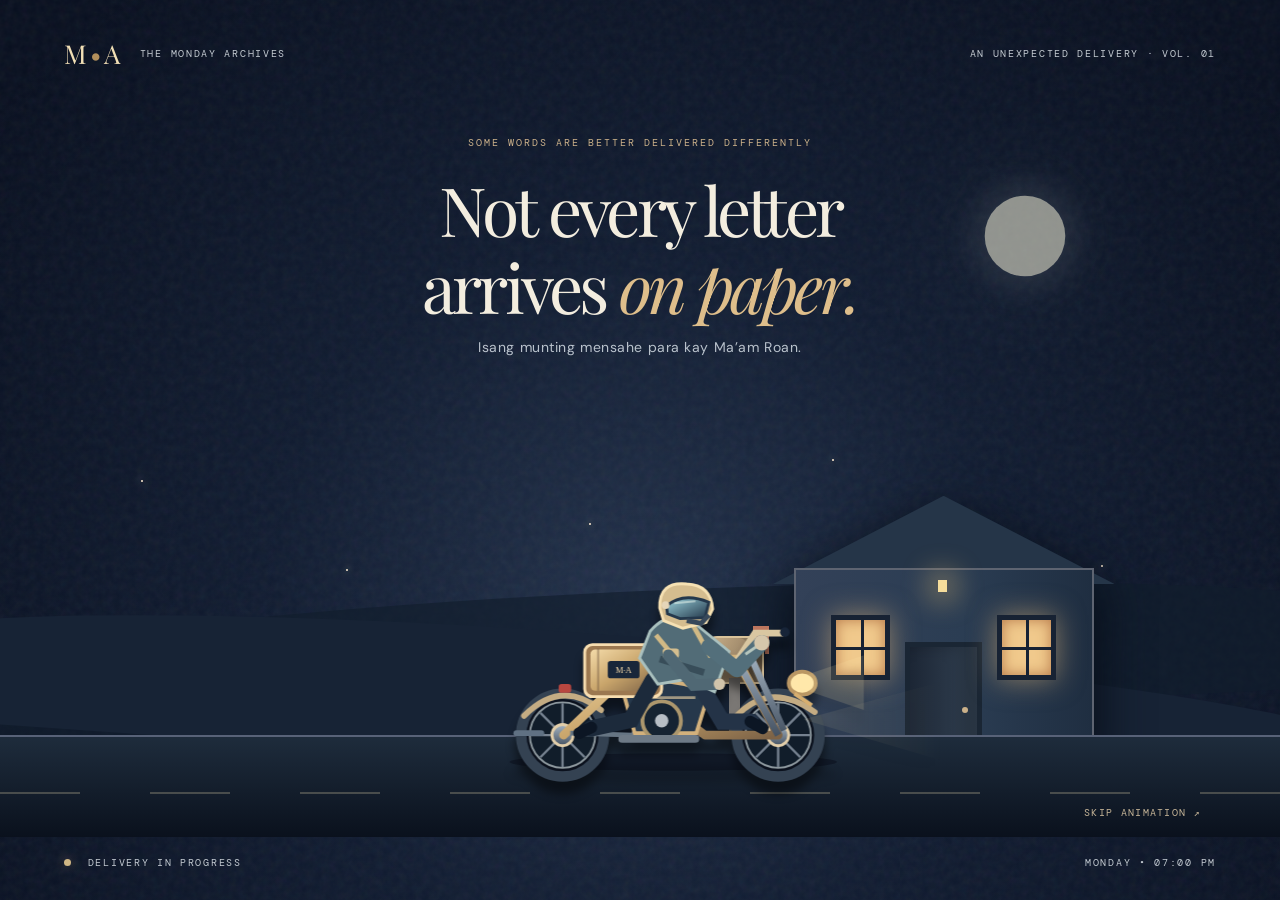
<file: index.html>
<!doctype html>
<html lang="en">
<head>
<meta charset="utf-8"><meta name="viewport" content="width=device-width, initial-scale=1"><meta name="theme-color" content="#0b1323">
<meta name="description" content="A message carried through a quiet Monday night, written in HTML code for Ma’am Roan.">
<title>THE MONDAY ARCHIVES — A Delivery for Ma’am Roan</title>
<link rel="stylesheet" href="styles.css">
</head>
<body class="intro-active">
<div class="reading-progress" role="progressbar" aria-label="Letter reading progress" aria-valuemin="0" aria-valuemax="100" aria-valuenow="0" id="progressTrack"><span id="readingProgress"></span></div>
<div class="scene" id="scene" aria-label="An animated night delivery">
  <div class="sky-noise" aria-hidden="true"></div><div class="sky-orb" aria-hidden="true"></div>
  <div class="scene-top"><span class="brand-small"><span class="logo-symbol">M<span>•</span>A</span> THE MONDAY ARCHIVES</span><span>AN UNEXPECTED DELIVERY · VOL. 01</span></div>
  <div class="scene-copy"><p class="small-label">SOME WORDS ARE BETTER DELIVERED DIFFERENTLY</p><h1>Not every letter<br>arrives <em>on paper.</em></h1><p>Isang munting mensahe para kay Ma’am Roan.</p></div>
  <div class="landscape" id="landscape" aria-hidden="true">
    <div class="twinkle tw1"></div><div class="twinkle tw2"></div><div class="twinkle tw3"></div><div class="twinkle tw4"></div><div class="twinkle tw5"></div>
    <div class="hills far"></div><div class="hills near"></div>
    <div class="home" id="home"><div class="roof"></div><div class="home-wall"><div class="window win-left"><div class="window-cross"></div></div><div class="door"><div class="door-dot"></div><div class="door-glow"></div></div><div class="window win-right"><div class="window-cross"></div></div><div class="porch-light"></div><div class="home-number">MONDAY HOUSE</div></div></div>
    <div class="mailbox" id="mailbox"><div class="mail-flag"></div><div class="mail-box-front"><span>FOR ROAN</span></div><div class="mail-post"></div></div>
    <div class="road"><div class="road-line"></div></div>
    <div class="motorcycle" id="motorcycle">
      <div class="light-beam"></div>
      <svg viewBox="0 0 400 205" role="img" aria-label="A delivery rider wearing a helmet, carrying Ma’am Roan’s parcel on a detailed motorcycle">
        <defs>
          <linearGradient id="bodyPaint" x1="0" y1="0" x2="1" y2="1"><stop stop-color="#f4dba9"/><stop offset=".52" stop-color="#c9a56b"/><stop offset="1" stop-color="#7d6347"/></linearGradient>
          <linearGradient id="metal" x1="0" y1="0" x2="0" y2="1"><stop stop-color="#a6b5c3"/><stop offset="1" stop-color="#465363"/></linearGradient>
          <linearGradient id="visor" x1="0" y1="0" x2="1" y2="1"><stop stop-color="#9dd4de"/><stop offset="1" stop-color="#203447"/></linearGradient>
        </defs>
        <ellipse cx="197" cy="185" rx="170" ry="9" fill="#050914" opacity=".42"/>
        <g class="exhaust-puffs" opacity=".45"><circle cx="32" cy="129" r="7"/><circle cx="18" cy="120" r="10"/><circle cx="7" cy="112" r="6"/></g>
        <g class="wheel wheel-back" transform-origin="82px 157px">
          <circle cx="82" cy="157" r="43" fill="#0b111d" stroke="#344252" stroke-width="11"/>
          <circle cx="82" cy="157" r="34" fill="#111d2a" stroke="#8c979d" stroke-width="2"/>
          <path d="M82 124V190 M49 157H115 M59 134L105 180 M105 134L59 180" stroke="#8793a1" stroke-width="2.5" opacity=".85"/>
          <circle cx="82" cy="157" r="11" fill="url(#metal)" stroke="#e2ceaa" stroke-width="3"/>
        </g>
        <g class="wheel wheel-front" transform-origin="306px 157px">
          <circle cx="306" cy="157" r="43" fill="#0b111d" stroke="#344252" stroke-width="11"/>
          <circle cx="306" cy="157" r="34" fill="#111d2a" stroke="#8c979d" stroke-width="2"/>
          <path d="M306 124V190 M273 157H339 M283 134L329 180 M329 134L283 180" stroke="#8793a1" stroke-width="2.5" opacity=".85"/>
          <circle cx="306" cy="157" r="11" fill="url(#metal)" stroke="#e2ceaa" stroke-width="3"/>
        </g>
        <!-- A proper motorcycle frame, mudguards and suspension -->
        <path d="M42 137Q81 98 122 131 M262 138Q297 100 344 133" fill="none" stroke="#c4ac83" stroke-width="6" stroke-linecap="round"/>
        <path d="M83 157L148 95L230 157H306L263 78H197L148 95" fill="none" stroke="url(#bodyPaint)" stroke-width="9" stroke-linecap="round" stroke-linejoin="round"/>
        <path d="M263 78L306 157 M275 70L312 152" fill="none" stroke="url(#metal)" stroke-width="7"/>
        <path d="M90 155L155 157L183 109" fill="none" stroke="#667583" stroke-width="5"/>
        <path d="M143 105Q191 93 234 113L221 155H157Z" fill="#26384b" stroke="#d3b17c" stroke-width="4"/>
        <path d="M165 118H220" stroke="#f0d5a5" stroke-width="3" opacity=".6"/>
        <circle cx="185" cy="142" r="20" fill="#152332" stroke="#ac976d" stroke-width="4"/><circle cx="185" cy="142" r="7" fill="#b7bec6"/>
        <path d="M144 161H220" stroke="#6e7a86" stroke-width="8" stroke-linecap="round"/>
        <path d="M34 155L60 155" stroke="#607183" stroke-width="6" stroke-linecap="round"/>
        <rect x="118" y="89" width="77" height="13" rx="6" fill="#162330"/>
        <path d="M263 80L282 51H310" stroke="#d9c7a1" stroke-width="7" stroke-linecap="round" fill="none"/>
        <circle cx="313" cy="50" r="5" fill="#172438"/>
        <!-- insulated delivery box with a custom crest -->
        <rect x="105" y="63" width="80" height="54" rx="8" fill="#9c7850" stroke="#f7ddb0" stroke-width="3"/>
        <rect x="111" y="68" width="68" height="43" rx="5" fill="url(#bodyPaint)"/>
        <path d="M119 67V111 M171 67V111" stroke="#755c45" opacity=".5" stroke-width="2"/>
        <rect x="129" y="80" width="33" height="18" rx="3" fill="#18263a"/>
        <text x="145.5" y="92.5" text-anchor="middle" font-size="9" font-family="Georgia,serif" fill="#f7dbab">M·A</text>
        <!-- Rider: boots, trousers, jacket, bag straps -->
        <path d="M176 100L153 141L112 150" fill="none" stroke="#1c2a3b" stroke-width="17" stroke-linecap="round"/>
        <path d="M222 99L248 143L278 143" fill="none" stroke="#243347" stroke-width="17" stroke-linecap="round"/>
        <path d="M112 149L99 155 M277 143L290 150" stroke="#0c1624" stroke-width="12" stroke-linecap="round"/>
        <path class="rider-torso" d="M173 49Q190 30 211 34L255 70L240 112L211 99L181 104L162 77Z" fill="#526c77" stroke="#a9c0be" stroke-width="3"/>
        <path d="M179 53L213 94 M216 40L236 76" stroke="#d8be86" stroke-width="5" opacity=".95"/>
        <path d="M183 78L229 92" stroke="#2b3e4a" stroke-width="7" opacity=".65"/>
        <rect x="186" y="67" width="17" height="10" rx="3" fill="#e2c891" opacity=".9"/>
        <!-- helmet with chin guard and glass visor -->
        <path d="M183 25Q182 -3 211 0Q236 1 238 26L231 40L207 46L187 38Z" fill="#d5bd8f" stroke="#f6e1b3" stroke-width="3"/>
        <path d="M190 23Q207 8 234 19L230 35L204 36L191 31Z" fill="url(#visor)" stroke="#24384c" stroke-width="3"/>
        <path d="M198 20L220 18" stroke="#ecf7ed" stroke-width="2" opacity=".5"/>
        <path d="M211 38L226 41L234 32" fill="none" stroke="#37485a" stroke-width="5"/>
        <circle cx="189" cy="22" r="4" fill="#e5d6b8"/>
        <!-- arms holding handlebars, reflective gloves -->
        <path d="M234 65L263 89L289 61" fill="none" stroke="#536f7b" stroke-width="16" stroke-linecap="round" stroke-linejoin="round"/>
        <path d="M272 73L288 62" stroke="#b6c6bd" stroke-width="3"/>
        <circle cx="289" cy="61" r="8" fill="#d5c7ab"/>
        <path d="M192 74L218 105L244 104" fill="none" stroke="#506874" stroke-width="12" stroke-linecap="round"/>
        <circle cx="245" cy="104" r="6" fill="#d1c4ab"/>
        <!-- warm headlight and brake light -->
        <ellipse cx="331" cy="103" rx="14" ry="12" fill="#ffe7a9" stroke="#ba9764" stroke-width="4"/>
        <path d="M328 97L395 74L395 131L328 108" fill="#ffe8ae" opacity=".15"/>
        <rect class="brake-lamp" x="78" y="104" width="13" height="9" rx="3" fill="#b94740"/>
        <path d="M323 114L341 126" stroke="#d7af70" stroke-width="4"/>
      </svg>
      <span class="motion-streak streak-1"></span><span class="motion-streak streak-2"></span>
    </div>
    <div class="parcel" id="parcel"><span class="parcel-ribbon"></span><span class="parcel-label">MA’AM ROAN</span></div>
  </div>
  <div class="scene-bottom"><span id="deliveryStatus"><span class="status-dot"></span> DELIVERY IN PROGRESS</span><span>MONDAY • 07:00 PM</span></div>
  <div class="delivery-action" id="deliveryAction" aria-live="polite"><p>YOUR MESSAGE HAS ARRIVED</p><h2>A little something,<br><em>just for you.</em></h2><button id="openParcel" class="main-button">OPEN THE DELIVERY <span aria-hidden="true">↗</span></button></div>
  <button class="skip-scene" id="skipScene">SKIP ANIMATION ↗</button>
</div>
<div class="transition-screen" id="transitionScreen" aria-hidden="true"><div class="transition-mark">&lt;/ <span>with gratitude</span> &gt;</div><p>THE MESSAGE WAS WRITTEN DIFFERENTLY.</p></div>
<section class="archive-app" id="archiveApp" aria-label="The original letter, written in code" hidden>
  <header class="app-header"><div class="identity"><span class="logo-symbol">M<span>•</span>A</span><div><strong>THE MONDAY ARCHIVES</strong><small>AN HTML LETTER · FOR MA’AM ROAN</small></div></div><div class="header-actions"><button class="utility" id="copyCode" title="Copy the exact original HTML source"><span aria-hidden="true">⧉</span> <span class="button-text">COPY SOURCE</span></button><button class="utility" id="saveCode" title="Download the exact HTML source"><span aria-hidden="true">↓</span> <span class="button-text">SAVE .HTML</span></button><button class="chapters-toggle" id="chaptersToggle" aria-controls="chapters" aria-expanded="false">CHAPTERS <span>☰</span></button></div></header>
  <div class="archive-layout">
   <aside class="chapter-panel" id="chapters" aria-label="Jump to a letter section"><div class="panel-kicker">SOURCE NAVIGATOR <span>06 ENTRIES</span></div><nav id="chapterLinks">
    <a href="#code-introduction" data-section="introduction"><span class="chapter-num">01</span><span><strong>The First Monday</strong><small>introduction</small></span><span class="chapter-arrow">↗</span></a>
    <a href="#code-classroom-memories" data-section="classroom-memories"><span class="chapter-num">02</span><span><strong>Little Moments</strong><small>classroom-memories</small></span><span class="chapter-arrow">↗</span></a>
    <a href="#code-lab-1" data-section="lab-1"><span class="chapter-num">03</span><span><strong>The Lab 1 Moment</strong><small>lab-1</small></span><span class="chapter-arrow">↗</span></a>
    <a href="#code-lessons" data-section="lessons"><span class="chapter-num">04</span><span><strong>Beyond the Lessons</strong><small>lessons</small></span><span class="chapter-arrow">↗</span></a>
    <a href="#code-gratitude" data-section="gratitude"><span class="chapter-num">05</span><span><strong>With Gratitude</strong><small>gratitude</small></span><span class="chapter-arrow">↗</span></a>
    <a href="#code-final-message" data-section="final-message"><span class="chapter-num">06</span><span><strong>The Final Page</strong><small>final-message</small></span><span class="chapter-arrow">↗</span></a>
   </nav><div class="panel-bottom"><span class="tiny-gold">✦</span> EVERY LINE HAS A STORY.</div></aside>
   <main class="code-main" id="codeMain">
     <div class="letter-heading"><div class="heading-label"><span class="status-dot"></span> MESSAGE DELIVERED <span class="heading-separator">/</span> PRIVATE ARCHIVE NO. 001</div><h1>Some Mondays<br><em>stay in our code.</em></h1><div class="heading-rule"><span>THE ORIGINAL SOURCE, UNCHANGED</span><span>HTML · 2026</span></div></div>
     <section class="editor-shell" id="editorShell" aria-label="Read the letter in its original HTML source code"><div class="editor-top"><div class="window-dots" aria-hidden="true"><i></i><i></i><i></i></div><span class="editor-tab"><span class="html-icon">&lt;/&gt;</span> original-letter.html <span class="tab-dot">●</span></span><span class="editor-label">UTF-8 · HTML</span></div><div class="editor-path">THE MONDAY ARCHIVES <span>›</span> LETTERS <span>›</span> <strong>original-letter.html</strong></div>
     <div class="type-intro" id="typeIntro" aria-live="polite"><div class="type-kicker">OPENING YOUR LETTER...</div><pre id="typedPreview"></pre><span class="type-cursor" aria-hidden="true"></span><div class="type-bottom"><span id="typeStatus">DECRYPTING MEMORIES...</span><span id="typePercent">0%</span></div><div class="type-track"><span id="typeBar"></span></div><button id="skipTyping" class="skip-typing">SHOW THE FULL LETTER ↗</button></div>
     <div class="code-lines" id="codeLines" aria-label="Complete letter HTML code" hidden></div>
     <div class="editor-statusbar"><span><span class="status-dot"></span> ORIGINAL LETTER PRESERVED</span><span id="lineCount">HTML · UTF-8</span></div></section>
     <div class="postscript" id="postscript"><div class="postscript-stars">✦ <span>✦</span> ✦</div><p>Some stories end with a period.<br><em>Some remain between the lines.</em></p><div class="postscript-actions"><button id="replay" class="main-button">REPLAY THE DELIVERY ↺</button><button id="backToCode" class="text-button">BACK TO THE FIRST LINE ↑</button></div><small>THE MONDAY ARCHIVES · MADE WITH GRATITUDE</small></div>
   </main>
  </div>
  <div class="toast" id="toast" role="status" aria-live="polite"></div>
</section>
<script src="letter-data.js"></script><script src="script.js"></script>
</body>
</html>
</file>
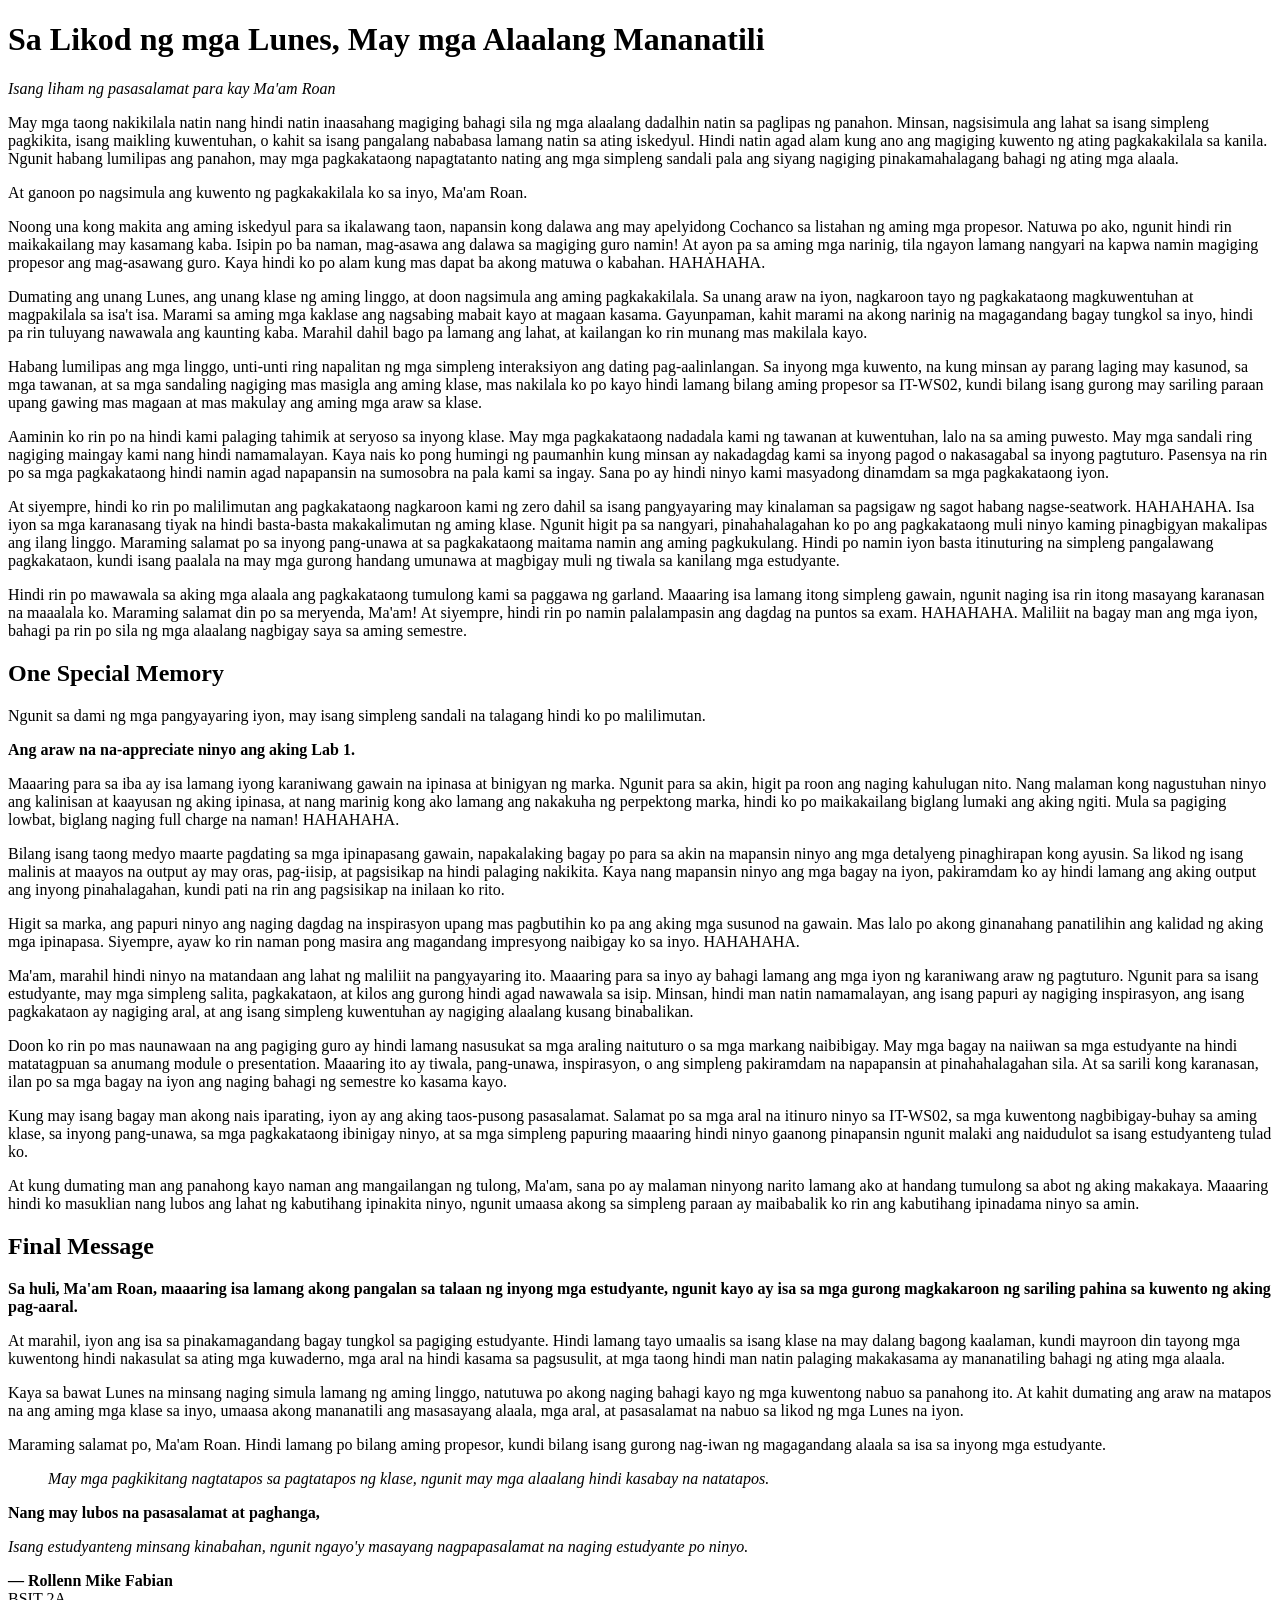
<file: original-letter.html>
<!DOCTYPE html>
<html lang="fil">
<head>
    <meta charset="UTF-8">
    <meta name="viewport" content="width=device-width, initial-scale=1.0">
    <title>Sa Likod ng mga Lunes | Ma'am Roan</title>
</head>

<body>

    <header>
        <h1>Sa Likod ng mga Lunes, May mga Alaalang Mananatili</h1>
        <p><em>Isang liham ng pasasalamat para kay Ma'am Roan</em></p>
    </header>

    <main>

        <!-- Every meaningful story begins somewhere. -->

        <section id="introduction">

            <p>
                May mga taong nakikilala natin nang hindi natin
                inaasahang magiging bahagi sila ng mga alaalang
                dadalhin natin sa paglipas ng panahon. Minsan,
                nagsisimula ang lahat sa isang simpleng pagkikita,
                isang maikling kuwentuhan, o kahit sa isang pangalang
                nababasa lamang natin sa ating iskedyul. Hindi natin
                agad alam kung ano ang magiging kuwento ng ating
                pagkakakilala sa kanila. Ngunit habang lumilipas
                ang panahon, may mga pagkakataong napagtatanto
                nating ang mga simpleng sandali pala ang siyang
                nagiging pinakamahalagang bahagi ng ating mga alaala.
            </p>

            <p>
                At ganoon po nagsimula ang kuwento ng pagkakakilala
                ko sa inyo, Ma'am Roan.
            </p>

            <p>
                Noong una kong makita ang aming iskedyul para sa
                ikalawang taon, napansin kong dalawa ang may
                apelyidong Cochanco sa listahan ng aming mga propesor.
                Natuwa po ako, ngunit hindi rin maikakailang may
                kasamang kaba. Isipin po ba naman, mag-asawa ang
                dalawa sa magiging guro namin! At ayon pa sa aming
                mga narinig, tila ngayon lamang nangyari na kapwa
                namin magiging propesor ang mag-asawang guro.
                Kaya hindi ko po alam kung mas dapat ba akong
                matuwa o kabahan. HAHAHAHA.
            </p>

            <p>
                Dumating ang unang Lunes, ang unang klase ng aming
                linggo, at doon nagsimula ang aming pagkakakilala.
                Sa unang araw na iyon, nagkaroon tayo ng pagkakataong
                magkuwentuhan at magpakilala sa isa't isa. Marami
                sa aming mga kaklase ang nagsabing mabait kayo at
                magaan kasama. Gayunpaman, kahit marami na akong
                narinig na magagandang bagay tungkol sa inyo,
                hindi pa rin tuluyang nawawala ang kaunting kaba.
                Marahil dahil bago pa lamang ang lahat, at kailangan
                ko rin munang mas makilala kayo.
            </p>

            <p>
                Habang lumilipas ang mga linggo, unti-unti ring
                napalitan ng mga simpleng interaksiyon ang dating
                pag-aalinlangan. Sa inyong mga kuwento, na kung
                minsan ay parang laging may kasunod, sa mga tawanan,
                at sa mga sandaling nagiging mas masigla ang aming
                klase, mas nakilala ko po kayo hindi lamang bilang
                aming propesor sa IT-WS02, kundi bilang isang gurong
                may sariling paraan upang gawing mas magaan at
                mas makulay ang aming mga araw sa klase.
            </p>

        </section>

        <!-- Memories that became part of the story. -->

        <section id="classroom-memories">

            <p>
                Aaminin ko rin po na hindi kami palaging tahimik
                at seryoso sa inyong klase. May mga pagkakataong
                nadadala kami ng tawanan at kuwentuhan, lalo na
                sa aming puwesto. May mga sandali ring nagiging
                maingay kami nang hindi namamalayan. Kaya nais
                ko pong humingi ng paumanhin kung minsan ay
                nakadagdag kami sa inyong pagod o nakasagabal
                sa inyong pagtuturo. Pasensya na rin po sa mga
                pagkakataong hindi namin agad napapansin na
                sumosobra na pala kami sa ingay. Sana po ay hindi
                ninyo kami masyadong dinamdam sa mga pagkakataong iyon.
            </p>

            <p>
                At siyempre, hindi ko rin po malilimutan ang
                pagkakataong nagkaroon kami ng zero dahil sa isang
                pangyayaring may kinalaman sa pagsigaw ng sagot
                habang nagse-seatwork. HAHAHAHA. Isa iyon sa mga
                karanasang tiyak na hindi basta-basta makakalimutan
                ng aming klase. Ngunit higit pa sa nangyari,
                pinahahalagahan ko po ang pagkakataong muli ninyo
                kaming pinagbigyan makalipas ang ilang linggo.
                Maraming salamat po sa inyong pang-unawa at sa
                pagkakataong maitama namin ang aming pagkukulang.
                Hindi po namin iyon basta itinuturing na simpleng
                pangalawang pagkakataon, kundi isang paalala na
                may mga gurong handang umunawa at magbigay muli
                ng tiwala sa kanilang mga estudyante.
            </p>

            <p>
                Hindi rin po mawawala sa aking mga alaala ang
                pagkakataong tumulong kami sa paggawa ng garland.
                Maaaring isa lamang itong simpleng gawain, ngunit
                naging isa rin itong masayang karanasan na maaalala
                ko. Maraming salamat din po sa meryenda, Ma'am!
                At siyempre, hindi rin po namin palalampasin ang
                dagdag na puntos sa exam. HAHAHAHA. Maliliit na
                bagay man ang mga iyon, bahagi pa rin po sila
                ng mga alaalang nagbigay saya sa aming semestre.
            </p>

        </section>

        <!-- Achievement unlocked: A memorable Lab 1. -->

        <section id="lab-1">

            <h2>One Special Memory</h2>

            <p>
                Ngunit sa dami ng mga pangyayaring iyon, may isang
                simpleng sandali na talagang hindi ko po malilimutan.
            </p>

            <p><strong>Ang araw na na-appreciate ninyo ang aking Lab 1.</strong></p>

            <p>
                Maaaring para sa iba ay isa lamang iyong karaniwang
                gawain na ipinasa at binigyan ng marka. Ngunit para
                sa akin, higit pa roon ang naging kahulugan nito.
                Nang malaman kong nagustuhan ninyo ang kalinisan
                at kaayusan ng aking ipinasa, at nang marinig kong
                ako lamang ang nakakuha ng perpektong marka,
                hindi ko po maikakailang biglang lumaki ang aking
                ngiti. Mula sa pagiging lowbat, biglang naging
                full charge na naman! HAHAHAHA.
            </p>

            <p>
                Bilang isang taong medyo maarte pagdating sa mga
                ipinapasang gawain, napakalaking bagay po para
                sa akin na mapansin ninyo ang mga detalyeng
                pinaghirapan kong ayusin. Sa likod ng isang malinis
                at maayos na output ay may oras, pag-iisip, at
                pagsisikap na hindi palaging nakikita. Kaya nang
                mapansin ninyo ang mga bagay na iyon, pakiramdam
                ko ay hindi lamang ang aking output ang inyong
                pinahalagahan, kundi pati na rin ang pagsisikap
                na inilaan ko rito.
            </p>

            <p>
                Higit sa marka, ang papuri ninyo ang naging dagdag
                na inspirasyon upang mas pagbutihin ko pa ang aking
                mga susunod na gawain. Mas lalo po akong ginanahang
                panatilihin ang kalidad ng aking mga ipinapasa.
                Siyempre, ayaw ko rin naman pong masira ang
                magandang impresyong naibigay ko sa inyo. HAHAHAHA.
            </p>

        </section>

        <!-- Lessons beyond the subject. -->

        <section id="lessons">

            <p>
                Ma'am, marahil hindi ninyo na matandaan ang lahat
                ng maliliit na pangyayaring ito. Maaaring para sa
                inyo ay bahagi lamang ang mga iyon ng karaniwang
                araw ng pagtuturo. Ngunit para sa isang estudyante,
                may mga simpleng salita, pagkakataon, at kilos
                ang gurong hindi agad nawawala sa isip. Minsan,
                hindi man natin namamalayan, ang isang papuri ay
                nagiging inspirasyon, ang isang pagkakataon ay
                nagiging aral, at ang isang simpleng kuwentuhan
                ay nagiging alaalang kusang binabalikan.
            </p>

            <p>
                Doon ko rin po mas naunawaan na ang pagiging guro
                ay hindi lamang nasusukat sa mga araling naituturo
                o sa mga markang naibibigay. May mga bagay na
                naiiwan sa mga estudyante na hindi matatagpuan
                sa anumang module o presentation. Maaaring ito
                ay tiwala, pang-unawa, inspirasyon, o ang simpleng
                pakiramdam na napapansin at pinahahalagahan sila.
                At sa sarili kong karanasan, ilan po sa mga bagay
                na iyon ang naging bahagi ng semestre ko kasama kayo.
            </p>

        </section>

        <!-- A message of gratitude. -->

        <section id="gratitude">

            <p>
                Kung may isang bagay man akong nais iparating,
                iyon ay ang aking taos-pusong pasasalamat.
                Salamat po sa mga aral na itinuro ninyo sa IT-WS02,
                sa mga kuwentong nagbibigay-buhay sa aming klase,
                sa inyong pang-unawa, sa mga pagkakataong ibinigay
                ninyo, at sa mga simpleng papuring maaaring hindi
                ninyo gaanong pinapansin ngunit malaki ang
                naidudulot sa isang estudyanteng tulad ko.
            </p>

            <p>
                At kung dumating man ang panahong kayo naman ang
                mangailangan ng tulong, Ma'am, sana po ay malaman
                ninyong narito lamang ako at handang tumulong sa
                abot ng aking makakaya. Maaaring hindi ko masuklian
                nang lubos ang lahat ng kabutihang ipinakita ninyo,
                ngunit umaasa akong sa simpleng paraan ay maibabalik
                ko rin ang kabutihang ipinadama ninyo sa amin.
            </p>

        </section>

        <!-- The most important part of this page. -->

        <section id="final-message">

            <h2>Final Message</h2>

            <p>
                <strong>
                    Sa huli, Ma'am Roan, maaaring isa lamang akong
                    pangalan sa talaan ng inyong mga estudyante,
                    ngunit kayo ay isa sa mga gurong magkakaroon
                    ng sariling pahina sa kuwento ng aking pag-aaral.
                </strong>
            </p>

            <p>
                At marahil, iyon ang isa sa pinakamagandang bagay
                tungkol sa pagiging estudyante. Hindi lamang tayo
                umaalis sa isang klase na may dalang bagong kaalaman,
                kundi mayroon din tayong mga kuwentong hindi nakasulat
                sa ating mga kuwaderno, mga aral na hindi kasama
                sa pagsusulit, at mga taong hindi man natin palaging
                makakasama ay mananatiling bahagi ng ating mga alaala.
            </p>

            <p>
                Kaya sa bawat Lunes na minsang naging simula lamang
                ng aming linggo, natutuwa po akong naging bahagi
                kayo ng mga kuwentong nabuo sa panahong ito.
                At kahit dumating ang araw na matapos na ang aming
                mga klase sa inyo, umaasa akong mananatili ang
                masasayang alaala, mga aral, at pasasalamat
                na nabuo sa likod ng mga Lunes na iyon.
            </p>

            <p>
                Maraming salamat po, Ma'am Roan. Hindi lamang po
                bilang aming propesor, kundi bilang isang gurong
                nag-iwan ng magagandang alaala sa isa sa inyong
                mga estudyante.
            </p>

        </section>

    </main>

    <footer>

        <blockquote>
            <em>
                May mga pagkikitang nagtatapos sa pagtatapos
                ng klase, ngunit may mga alaalang hindi kasabay
                na natatapos.
            </em>
        </blockquote>

        <p><strong>Nang may lubos na pasasalamat at paghanga,</strong></p>

        <p>
            <em>
                Isang estudyanteng minsang kinabahan, ngunit ngayo'y
                masayang nagpapasalamat na naging estudyante po ninyo.
            </em>
        </p>

        <p>
            <strong>— Rollenn Mike Fabian</strong><br>
            BSIT 2A
        </p>

    </footer>

</body>
</html>
</file>
<file: styles.css>
@import url('https://fonts.googleapis.com/css2?family=DM+Sans:wght@400;500;600;700&family=DM+Mono:wght@400;500&family=Playfair+Display:ital,wght@0,400;0,500;0,600;1,400;1,500&display=swap');
:root{--navy:#0b1323;--navy2:#111d30;--navy3:#17253a;--cream:#f3eddf;--gold:#cbb18a;--muted:#9baac0;--mono:'DM Mono',Consolas,'Courier New',monospace;--serif:'Playfair Display',Georgia,serif;--sans:'DM Sans',Arial,sans-serif}
*{box-sizing:border-box}html{scroll-behavior:smooth}body{margin:0;background:var(--navy);color:var(--cream);font-family:var(--sans);-webkit-font-smoothing:antialiased}button,a{font:inherit}button{cursor:pointer}a{color:inherit}button:focus-visible,a:focus-visible{outline:2px solid #e7c894;outline-offset:5px}button:disabled{cursor:not-allowed;opacity:.6}.intro-active{overflow:hidden}.reading-progress{height:3px;position:fixed;z-index:100;top:0;left:0;right:0;pointer-events:none}.reading-progress>span{display:block;height:100%;width:0;background:linear-gradient(90deg,#98754b,#e0c69a);transition:width .1s linear}
.scene{position:fixed;z-index:30;inset:0;overflow:hidden;background:radial-gradient(ellipse at 50% 67%,#22314a 0%,#101b30 42%,#080f1f 92%);transition:opacity 1s ease,transform 1s ease}.scene.leaving{opacity:0;transform:scale(1.035);pointer-events:none}.sky-noise{position:absolute;inset:0;opacity:.15;pointer-events:none;background-image:url("data:image/svg+xml,%3Csvg viewBox='0 0 180 180' xmlns='http://www.w3.org/2000/svg'%3E%3Cfilter id='n'%3E%3CfeTurbulence type='fractalNoise' baseFrequency='.65' numOctaves='3' stitchTiles='stitch'/%3E%3C/filter%3E%3Crect width='100%25' height='100%25' opacity='.4' filter='url(%23n)'/%3E%3C/svg%3E")}.sky-orb{position:absolute;width:130px;height:130px;left:75%;top:19%;border-radius:50%;background:#e7e5d0;box-shadow:0 0 50px 20px #d1d8d12b,0 0 160px 55px #c0cbd011;opacity:.6;transform:scale(.62)}.scene-top,.scene-bottom{position:absolute;z-index:8;left:clamp(24px,5vw,85px);right:clamp(24px,5vw,85px);display:flex;justify-content:space-between;align-items:center;font-family:var(--mono);font-size:10px;letter-spacing:.17em;color:#c2c9d0}.scene-top{top:36px}.scene-bottom{bottom:31px}.logo-symbol{font-family:var(--serif);font-size:26px;letter-spacing:-.08em;color:#f1dfb5}.logo-symbol>span{color:#b28e5b;padding:0 5px}.brand-small{display:flex;align-items:center;gap:22px}.scene-copy{text-align:center;position:absolute;z-index:6;top:14%;left:15px;right:15px;pointer-events:none}.small-label,.delivery-action>p,.heading-label,.panel-kicker,.type-kicker{font:10px var(--mono);letter-spacing:.2em;color:var(--gold)}.scene-copy h1,.delivery-action h2{font:400 clamp(43px,5.3vw,86px)/1.13 var(--serif);margin:22px 0 13px;letter-spacing:-.055em}.scene-copy h1 em,.delivery-action h2 em,.letter-heading h1 em,.postscript p em{font-weight:400;color:#debe8b}.scene-copy>p:last-child{font:14px var(--sans);letter-spacing:.04em;color:#b9c2cc}.status-dot{display:inline-block;width:7px;height:7px;border-radius:50%;background:#d0b785;box-shadow:0 0 12px #e1c58f7a;margin-right:9px}.landscape{position:absolute;left:0;right:0;bottom:7%;height:48%;max-height:425px;min-height:240px;z-index:3;overflow:hidden}.twinkle{position:absolute;width:2px;height:2px;border-radius:50%;background:#ffedd3;box-shadow:0 0 9px #f5e1b5;animation:twinkle 4s ease-in-out infinite}.tw1{left:11%;top:16%}.tw2{left:27%;top:37%;animation-delay:1s}.tw3{left:65%;top:11%;animation-delay:2.1s}.tw4{left:86%;top:36%;animation-delay:1.6s}.tw5{left:46%;top:26%;animation-delay:2.5s}.hills{position:absolute;bottom:16%;left:-10%;width:120%;height:31%;background:#111d2c;border-radius:55% 65% 0 0}.hills.far{transform:rotate(-3deg);opacity:.66;bottom:27%}.hills.near{background:#172335;transform:rotate(4deg)}.road{position:absolute;bottom:0;left:0;right:0;height:24%;background:linear-gradient(#1e2c3c,#0a111d);border-top:2px solid #586278}.road-line{position:absolute;top:55%;height:2px;width:100%;background:repeating-linear-gradient(to right,#8d8a77 0 80px,transparent 80px 150px);opacity:.44}.home{position:absolute;left:62%;bottom:18%;height:63%;width:min(300px,30vw);min-width:175px;filter:drop-shadow(0 16px 27px #040a14);transform:translateY(3px)}.home .roof{position:absolute;top:0;left:-7%;right:-7%;height:33%;background:#253548;clip-path:polygon(50% 0,100% 100%,0 100%);border-bottom:0}.home-wall{position:absolute;bottom:0;left:0;right:0;height:73%;background:linear-gradient(90deg,#334158,#2b3d53 56%,#1f2e41);border:2px solid #5e6471;border-bottom:0}.window{position:absolute;top:23%;width:20%;height:34%;background:#f0c98c;box-shadow:0 0 28px #f6c58080,inset 0 0 14px #b77a4b;border:5px solid #172233}.win-left{left:12%}.win-right{right:12%}.window-cross:before,.window-cross:after{content:"";position:absolute;background:#172233}.window-cross:before{width:3px;height:100%;left:50%}.window-cross:after{width:100%;height:3px;top:50%}.door{position:absolute;width:26%;height:63%;bottom:0;left:37%;background:linear-gradient(90deg,#1c2635,#334253);border:5px solid #1a2634;transform-origin:0 50%;transition:transform 1s ease;box-shadow:inset -15px 0 15px #0003}.door-dot{position:absolute;right:14%;top:54%;height:6px;width:6px;border-radius:50%;background:var(--gold)}.door-glow{position:absolute;inset:0;background:#e9b971;opacity:0;transition:opacity 1s}.porch-light{position:absolute;left:48%;top:5%;width:9px;height:12px;background:#f6dd9b;box-shadow:0 0 24px 12px #d7b16f50}.home-number{position:absolute;bottom:5px;left:6px;color:#8894a4;font:8px var(--mono);letter-spacing:.1em}.mailbox{position:absolute;left:55%;bottom:19%;width:62px;height:129px;transform:translateY(9px)}.mail-box-front{position:absolute;top:0;left:0;width:60px;height:48px;border-radius:13px 13px 4px 4px;background:linear-gradient(120deg,#cbb18a,#78664f);box-shadow:inset -13px 0 #0002,0 10px 16px #0004;border:2px solid #dac39a}.mail-box-front span{display:block;margin-top:21px;text-align:center;font:7px var(--mono);color:#2e2921}.mail-post{position:absolute;top:42px;left:25px;width:11px;height:90px;background:#7a7774}.mail-flag{position:absolute;top:-10px;right:-3px;width:4px;height:28px;background:#bc765e;transform-origin:bottom;transition:transform 1s ease}.mail-flag:before{content:"";position:absolute;top:0;right:0;height:12px;width:16px;background:#bc765e}.motorcycle{position:absolute;bottom:13%;left:0;width:clamp(190px,31vw,385px);height:auto;transform:translateX(-140%);z-index:5;filter:drop-shadow(0 12px 5px #0007)}.motorcycle svg{display:block;width:100%}.motorcycle.driving{animation:driveIn 4.7s cubic-bezier(.29,.65,.55,1) forwards}.motorcycle.parked{transform:translateX(calc(45vw - 24%))}.motion-streak{position:absolute;width:90px;height:1px;right:93%;top:55%;background:linear-gradient(90deg,transparent,#e1c69d6b);opacity:0}.motorcycle.driving .motion-streak{animation:streak .65s linear infinite}.streak-2{top:70%;width:150px;animation-delay:.23s!important}.light-beam{position:absolute;top:49%;left:83%;width:140px;height:80px;clip-path:polygon(0 48%,100% 0,100% 100%);background:linear-gradient(90deg,#ecd8a237,transparent);opacity:.5}.parcel{position:absolute;z-index:6;bottom:21%;left:64%;width:68px;height:55px;background:linear-gradient(140deg,#d9bd91,#a98d65);box-shadow:0 13px 24px #0006;transform:scale(.6) translateY(-110px);opacity:0;border-radius:4px;transition:transform .9s cubic-bezier(.15,1.3,.6,1),opacity .7s}.parcel.delivered{opacity:1;transform:scale(1) translateY(0)}.parcel-ribbon{position:absolute;left:45%;height:100%;width:8px;background:#e9d7b9}.parcel-label{position:absolute;left:4px;right:4px;top:18px;background:#faf1de;padding:5px 0;text-align:center;color:#5f4a35;font:8px var(--mono)}.delivery-action{z-index:10;position:absolute;inset:0;display:flex;flex-direction:column;justify-content:center;align-items:center;text-align:center;padding:24px;background:linear-gradient(180deg,#091323e8,#0d1725ed);opacity:0;visibility:hidden;transform:translateY(10px);transition:opacity .85s,transform .85s,visibility .85s}.delivery-action.show{opacity:1;visibility:visible;transform:none}.delivery-action h2{font-size:clamp(45px,6vw,85px);margin:20px 0 36px}.main-button{display:inline-flex;justify-content:space-between;align-items:center;gap:40px;padding:18px 24px;background:#d7bc92;color:#152034;border:1px solid #d7bc92;font:11px var(--mono);font-weight:500;letter-spacing:.14em;transition:transform .3s,box-shadow .3s,background .3s}.main-button:hover{transform:translateY(-4px);box-shadow:0 15px 40px #bd986c3c;background:#f5dcaf}.skip-scene{position:absolute;z-index:9;right:5%;bottom:66px;border:0;background:none;color:#c5b497;font:10px var(--mono);letter-spacing:.13em;padding:15px}.scene-bottom{pointer-events:none}.transition-screen{position:fixed;inset:0;z-index:40;background:#0e1729;display:flex;flex-direction:column;justify-content:center;align-items:center;opacity:0;visibility:hidden;transition:opacity .7s,visibility .7s}.transition-screen.visible{opacity:1;visibility:visible}.transition-mark{font:clamp(30px,5vw,62px) var(--mono);color:#b8a183;letter-spacing:-.07em}.transition-mark span{font-size:.62em;color:#e6d4b6}.transition-screen p{margin-top:28px;letter-spacing:.2em;font:10px var(--mono);color:#a2abc1}
.archive-app{min-height:100vh;background:radial-gradient(ellipse at 50% 0,#15233a,#0b1323 900px);color:var(--cream)}.archive-app[hidden]{display:none}.app-header{height:87px;position:sticky;top:0;z-index:15;background:#0c1627eF;backdrop-filter:blur(18px);border-bottom:1px solid #aab2bd20;padding:0 clamp(19px,4.5vw,65px);display:flex;align-items:center;justify-content:space-between;gap:20px}.identity{display:flex;align-items:center;gap:20px}.identity>div{display:flex;flex-direction:column;gap:5px}.identity strong{font-size:12px;letter-spacing:.17em;font-weight:600}.identity small{font:9px var(--mono);letter-spacing:.11em;color:#96a2b3}.header-actions{display:flex;align-items:center;gap:8px}.utility,.chapters-toggle{border:1px solid #a7a0a02b;background:#1c2b3e80;color:#d7dce2;padding:11px 15px;font:10px var(--mono);letter-spacing:.08em;transition:border .25s,background .25s}.utility:hover,.chapters-toggle:hover{background:#233952;border-color:#cbb18a75}.chapters-toggle{display:none}.archive-layout{max-width:1650px;margin:0 auto;display:grid;grid-template-columns:270px minmax(0,1fr);gap:clamp(28px,4vw,74px);padding:0 clamp(24px,5.5vw,90px)}.chapter-panel{position:sticky;top:125px;align-self:start;padding:48px 0 25px;height:calc(100vh - 125px);display:flex;flex-direction:column}.panel-kicker{display:flex;justify-content:space-between;color:#c6b18e;padding-bottom:27px;border-bottom:1px solid #9ca3af32;font-size:9px}.panel-kicker span{color:#7e8c9d}.chapter-panel nav{padding-top:19px;display:flex;flex-direction:column;gap:5px}.chapter-panel nav a{text-decoration:none;display:flex;align-items:center;gap:14px;padding:15px 9px;border-left:2px solid transparent;color:#9caac1;transition:color .3s,background .3s,border .3s}.chapter-panel nav a:hover,.chapter-panel nav a.active{color:#f5e7cb;background:#bcad8820;border-left-color:#c6a776}.chapter-num{font:10px var(--mono);color:#c7a780;align-self:flex-start;padding-top:2px}.chapter-panel nav a>span:nth-child(2){display:flex;flex-direction:column;gap:5px;flex:1}.chapter-panel nav strong{font-size:13px;font-weight:500}.chapter-panel nav small{font:10px var(--mono);color:#7c8da4}.chapter-arrow{font-size:17px}.panel-bottom{margin-top:auto;border-top:1px solid #9ca3af32;padding-top:25px;color:#8e9cad;font:9px var(--mono);letter-spacing:.11em}.tiny-gold{color:#dfbf8a;margin-right:8px}.code-main{min-width:0;padding-bottom:20px}.letter-heading{padding:clamp(50px,7vw,105px) 0 37px;max-width:950px}.heading-label{color:#cdb58d;font-size:10px}.heading-separator{margin:0 15px;color:#67788e}.letter-heading h1{font:400 clamp(45px,5.9vw,86px)/1.1 var(--serif);letter-spacing:-.05em;margin:29px 0 19px}.letter-heading p{color:#a7b3c2;font-size:15px;max-width:590px;line-height:1.85}.heading-rule{display:flex;justify-content:space-between;align-items:center;border-top:1px solid #adbac12e;margin-top:42px;padding:20px 0;color:#9daab9;font:9px var(--mono);letter-spacing:.12em}.editor-shell{border:1px solid #a6b8bd40;background:#0b1220;box-shadow:0 25px 80px #0006;overflow:hidden;position:relative}.editor-top{height:52px;display:flex;align-items:center;border-bottom:1px solid #2d3b4b;background:#141e2d;padding-left:18px}.window-dots{display:flex;gap:7px;margin-right:23px}.window-dots i{width:10px;height:10px;border-radius:50%;background:#a36a68}.window-dots i:nth-child(2){background:#b39b68}.window-dots i:nth-child(3){background:#698e84}.editor-tab{height:100%;display:flex;align-items:center;gap:12px;padding:0 16px;background:#0b1220;color:#d9e0e5;border-top:1px solid #c6ac82;font:11px var(--mono);white-space:nowrap}.html-icon{color:#d2a77b}.tab-dot{color:#bd926b;font-size:8px}.editor-label{margin-left:auto;padding-right:18px;color:#718399;font:10px var(--mono)}.editor-path{height:41px;display:flex;align-items:center;gap:12px;padding:0 24px;color:#71829c;font:10px var(--mono);border-bottom:1px solid #223047}.editor-path span{color:#b4a17f}.editor-path strong{color:#c1cbd7;font-weight:400}.code-lines{padding:19px 0 35px;overflow-x:auto;max-height:none;scrollbar-color:#4e6173 transparent}.code-line{display:flex;min-height:22px;width:max-content;min-width:100%;font:12px/22px var(--mono);white-space:pre;scroll-margin-top:125px;transition:background .4s}.code-line:hover{background:#e1c18a0d}.line-num{flex:none;width:65px;padding-right:19px;text-align:right;color:#51657b;user-select:none;border-right:1px solid #263449}.line-content{padding-left:24px;padding-right:40px;white-space:pre;tab-size:4}.token-comment{color:#758e8a}.token-tag{color:#dfaa85}.token-attr{color:#aeccda}.token-string{color:#d7c78d}.token-entity{color:#b7a0d6}.code-line.section-start{border-top:1px solid #d1b88628;margin-top:12px;padding-top:19px;background:#c9a6770b}.code-line.section-start .line-num{color:#d5b784}.code-line.lab-emphasis{background:#a87c3220;box-shadow:inset 3px 0 #d9b87c}.code-line.lab-emphasis .line-content{color:#f8dcaa}.code-line.focused{animation:lineFocus 2.2s ease}.editor-statusbar{background:#17263a;border-top:1px solid #2d4258;padding:12px 22px;display:flex;justify-content:space-between;gap:15px;color:#aab6c7;font:9px var(--mono);letter-spacing:.07em}.type-intro{min-height:380px;padding:50px 35px 38px;position:relative}.type-kicker{color:#d8bb8d}.type-intro pre{white-space:pre-wrap;overflow-wrap:anywhere;font:12px/1.95 var(--mono);color:#e3cba7;min-height:170px;margin:30px 0 8px}.type-cursor{display:inline-block;background:#d5bb90;height:15px;width:7px;animation:blink .8s steps(1) infinite}.type-bottom{margin-top:25px;display:flex;justify-content:space-between;color:#9eacc0;font:10px var(--mono);letter-spacing:.12em}.type-track{margin-top:12px;height:2px;background:#39475a}.type-track>span{display:block;width:0;height:100%;background:#d9bd91;transition:width .1s}.skip-typing{background:none;border:0;color:#d9bd91;font:10px var(--mono);margin-top:25px;letter-spacing:.13em;padding:10px 0}.postscript{text-align:center;padding:120px 20px 60px}.postscript-stars{color:#d1b88b;letter-spacing:22px;margin-left:22px}.postscript-stars span{font-size:8px}.postscript p{font:clamp(28px,4vw,53px)/1.4 var(--serif);margin:35px 0}.postscript-actions{display:flex;align-items:center;justify-content:center;flex-wrap:wrap;gap:25px;margin:48px 0 75px}.text-button{border:0;border-bottom:1px solid #c6ab80;background:none;color:#dbc397;font:10px var(--mono);letter-spacing:.1em;padding:13px 0}.postscript small{color:#8595a9;font:10px var(--mono);letter-spacing:.15em}.toast{position:fixed;z-index:60;bottom:30px;right:30px;padding:15px 21px;background:#ead7b8;color:#142238;font:12px var(--mono);opacity:0;transform:translateY(20px);pointer-events:none;transition:.3s}.toast.show{opacity:1;transform:translateY(0)}
@keyframes driveIn{0%{transform:translateX(-140%)}65%{transform:translateX(calc(47vw - 24%))}80%{transform:translateX(calc(44vw - 24%))}100%{transform:translateX(calc(45vw - 24%))}}@keyframes twinkle{0%,100%{opacity:.3}50%{opacity:1}}@keyframes blink{50%{opacity:0}}@keyframes streak{0%{opacity:0;transform:translateX(0)}50%{opacity:.5}100%{opacity:0;transform:translateX(-50px)}}@keyframes lineFocus{0%{background:#edc8855d}100%{background:transparent}}
@media(max-width:900px){.archive-layout{grid-template-columns:1fr;padding:0 5%}.chapter-panel{position:fixed;z-index:19;top:87px;right:0;bottom:0;width:min(355px,90vw);height:auto;padding:30px 25px;background:#101e30;transform:translateX(105%);transition:transform .4s;box-shadow:-15px 0 45px #0007}.chapter-panel.open{transform:translateX(0)}.chapters-toggle{display:block}.scene-copy{top:18%}.scene-top>span:last-child{display:none}.mailbox{left:61%}.home{left:67%}.motorcycle.driving{animation-name:driveInMobile}.motorcycle.parked{transform:translateX(40vw)}}
@keyframes driveInMobile{0%{transform:translateX(-140%)}70%{transform:translateX(40vw)}100%{transform:translateX(40vw)}}
@media(max-width:600px){.scene-top{top:22px}.scene-top .brand-small{font-size:8px;gap:10px}.scene-bottom{font-size:8px;bottom:22px}.scene-bottom>span:last-child{display:none}.scene-copy{top:16%}.scene-copy h1{font-size:clamp(40px,10.5vw,63px)}.scene-copy .small-label{font-size:8px}.scene-copy>p:last-child{font-size:12px}.landscape{bottom:9%;height:39%;min-height:210px}.sky-orb{width:85px;height:85px;top:25%}.home{left:63%;width:40vw;min-width:130px;height:56%;bottom:22%}.home .roof{height:29%}.home-wall{height:77%}.mailbox{left:60%;transform:scale(.75);transform-origin:bottom left;bottom:20%}.motorcycle{width:230px;bottom:13%}.parcel{left:62%;bottom:25%;transform-origin:bottom left}.app-header{height:76px;padding:0 15px}.identity{gap:8px}.identity strong{font-size:9px}.identity small{font-size:7px}.identity .logo-symbol{font-size:20px}.header-actions{gap:5px}.utility,.chapters-toggle{padding:10px 8px;font-size:9px}.button-text{display:none}.chapter-panel{top:76px}.letter-heading{padding:58px 0 20px}.letter-heading h1{font-size:clamp(41px,10vw,60px)}.letter-heading p{font-size:13px}.heading-label{font-size:8px}.heading-rule{font-size:8px}.editor-path{font-size:8px;padding-left:12px}.editor-top{height:45px}.editor-tab{font-size:10px;padding:0 8px}.editor-label{font-size:8px;padding-right:8px}.window-dots{gap:4px;margin-right:8px}.window-dots i{width:7px;height:7px}.line-num{width:42px;padding-right:10px}.line-content{padding-left:12px;padding-right:24px}.code-line{font-size:11px;line-height:21px;min-height:21px}.type-intro{padding:35px 17px}.postscript{padding:90px 10px 45px}.toast{right:10px;left:10px;text-align:center}}
@media(prefers-reduced-motion:reduce){*,*::before,*::after{animation-duration:.01ms!important;animation-iteration-count:1!important;scroll-behavior:auto!important;transition-duration:.01ms!important}.motorcycle{transform:translateX(40vw)!important}.parcel{transform:none!important;opacity:1!important}}

/* 2026 delivery-rider refinement: synchronized wheels, body movement, and landing. */
.motorcycle svg{overflow:visible}
.motorcycle .wheel{transform-box:view-box;transform-origin:82px 157px}
.motorcycle .wheel-front{transform-origin:306px 157px}
.motorcycle.driving .wheel{animation:wheel-turn .48s linear infinite}
.motorcycle.driving svg{animation:road-suspension .46s ease-in-out infinite alternate}
.motorcycle .exhaust-puffs{fill:#b4c3cc;opacity:0}
.motorcycle.driving .exhaust-puffs{animation:exhaust-drift 1.15s ease-out infinite}
.motorcycle.parked .brake-lamp,.motorcycle.arrived .brake-lamp{fill:#ff7770;filter:drop-shadow(0 0 7px #f9544c)}
.motorcycle.arrived svg{animation:arrival-settle .65s ease-out both}
.parcel.delivered{animation:parcel-settle 1s cubic-bezier(.2,.8,.2,1) both}
@keyframes wheel-turn{to{transform:rotate(360deg)}}
@keyframes road-suspension{from{transform:translateY(0)}to{transform:translateY(2px)}}
@keyframes exhaust-drift{0%{opacity:0;transform:translateX(8px) scale(.55)}35%{opacity:.42}100%{opacity:0;transform:translate(-30px,-10px) scale(1.5)}}
@keyframes arrival-settle{0%{transform:translateY(-2px) rotate(-.35deg)}55%{transform:translateY(2px) rotate(.2deg)}100%{transform:none}}
@keyframes parcel-settle{0%{transform:translateY(-105px) scale(.68);opacity:0}55%{transform:translateY(5px) scale(1.04);opacity:1}75%{transform:translateY(-6px) scale(.98)}100%{transform:translateY(0) scale(1);opacity:1}}
@media(prefers-reduced-motion:reduce){.motorcycle .wheel,.motorcycle svg,.motorcycle .exhaust-puffs,.parcel.delivered{animation:none!important}.parcel.delivered{transform:none!important;opacity:1!important}}
</file>
